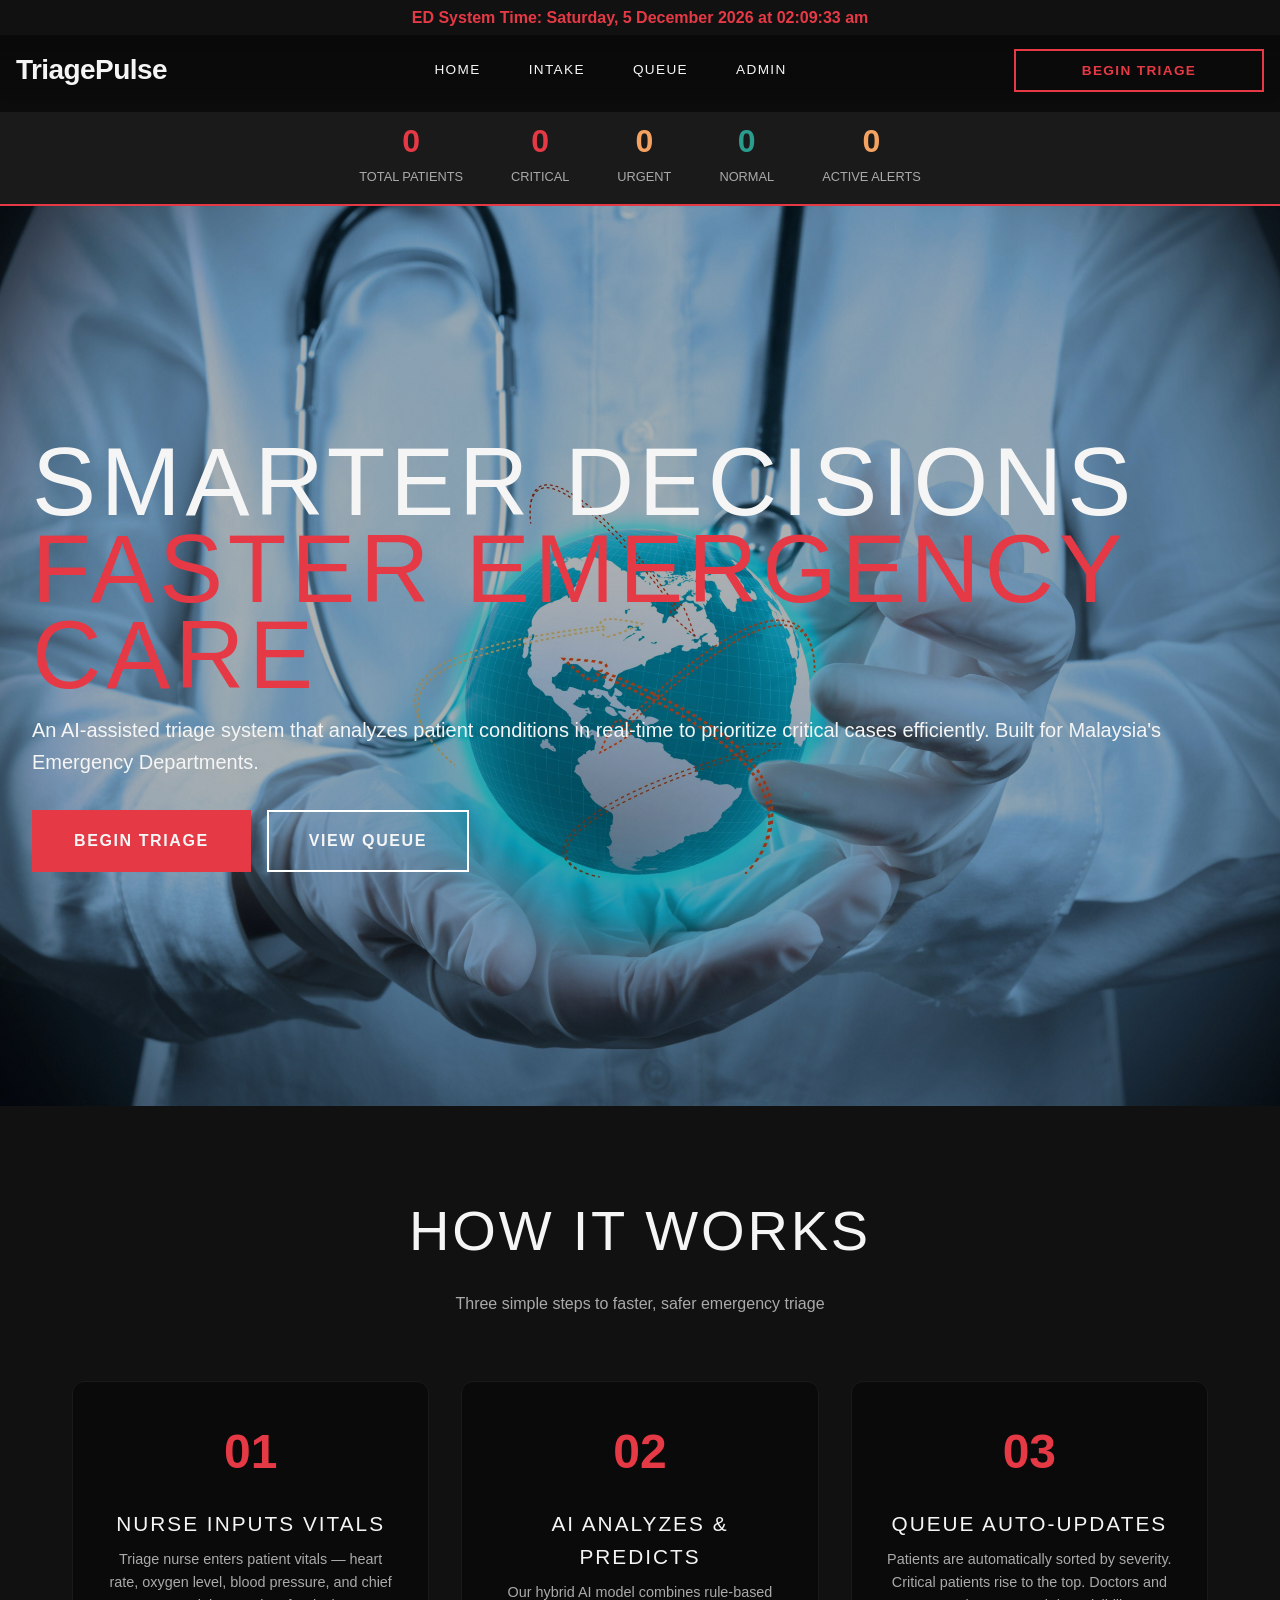
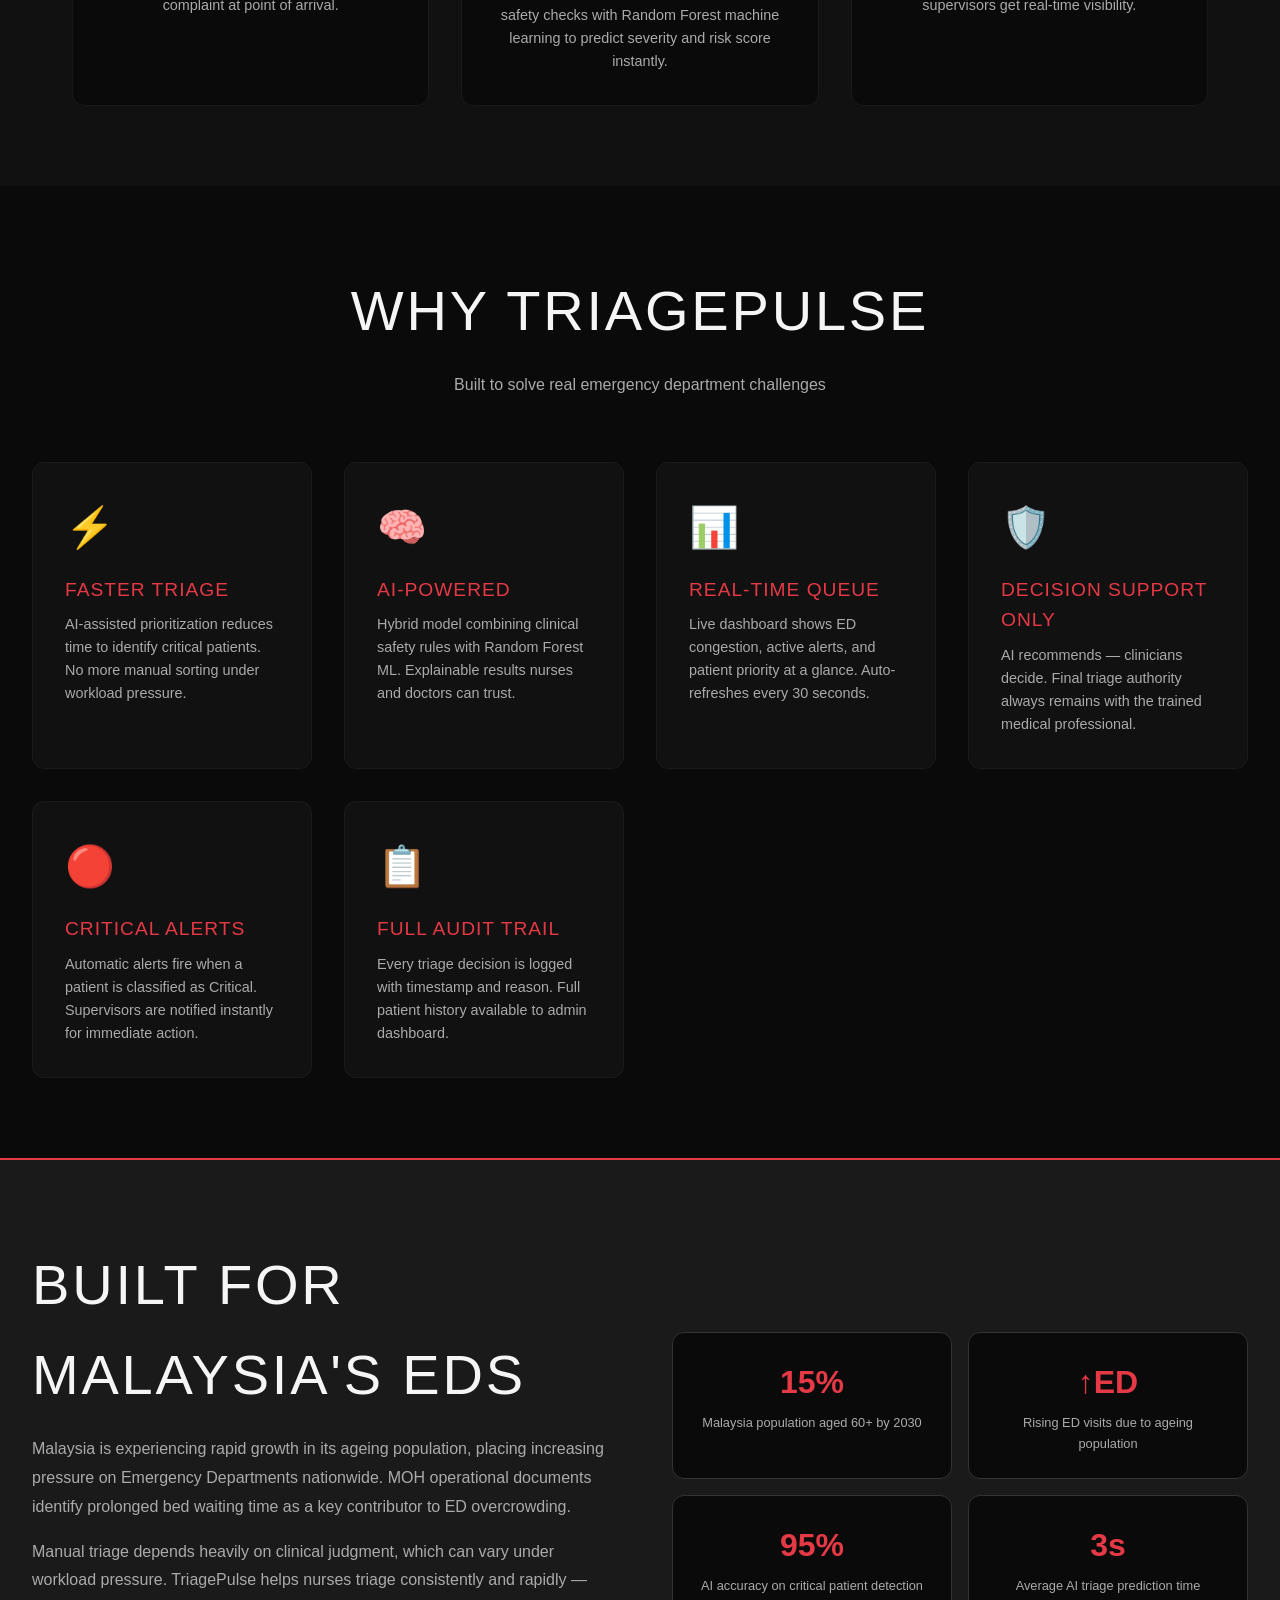
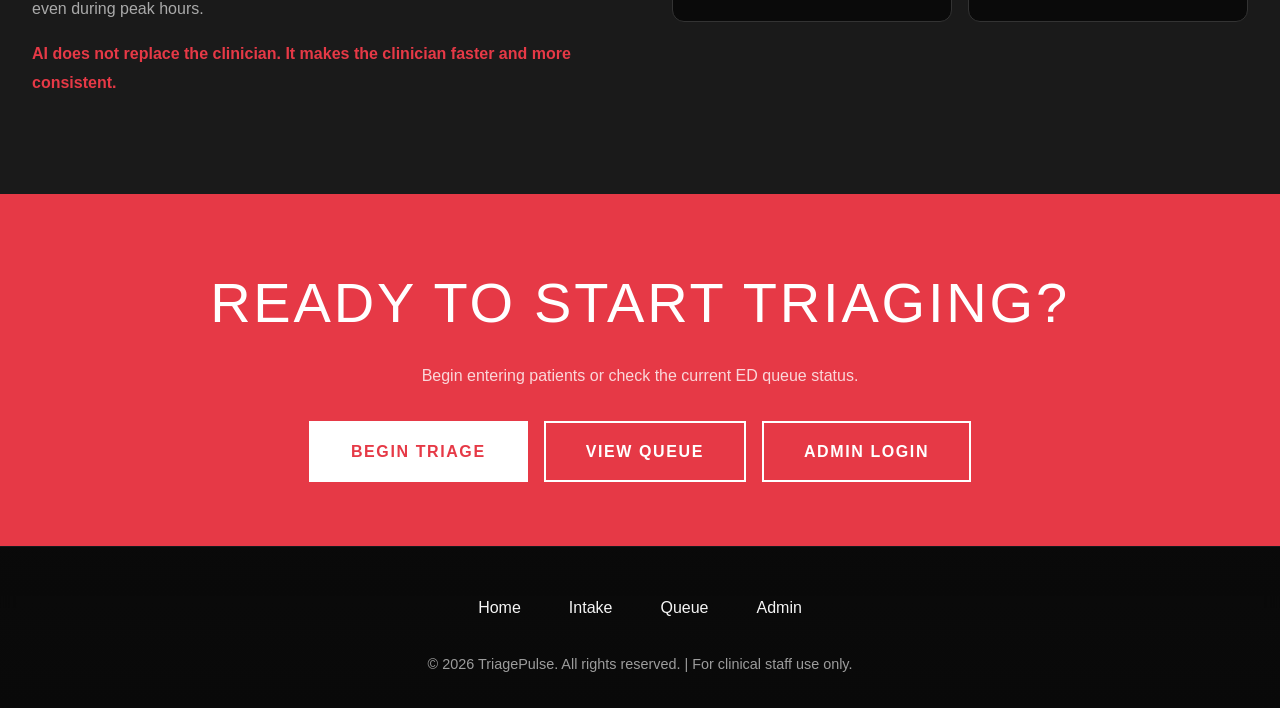
<file: index.html>
<!DOCTYPE html>
<html>
<head>
  <meta charset="UTF-8">
  <title>TriagePulse - AI Emergency Triage</title>
  <link rel="stylesheet" href="index.css">
  <style>
    .live-stats-banner {
      background: #1a1a1a;
      padding: 1rem 2rem;
      display: flex;
      justify-content: center;
      gap: 3rem;
      border-bottom: 2px solid #E63946;
      margin-top: 100px;
      flex-wrap: wrap;
    }
    .live-stat-item { text-align: center; color: #f5f5f5; }
    .live-stat-number { font-size: 2rem; font-weight: bold; color: #E63946; }
    .live-stat-label { font-size: 0.8rem; color: #aaa; text-transform: uppercase; }
    .live-clock { color: #E63946; font-size: 1rem; font-weight: bold; text-align: center; padding: 0.3rem 0; background: #111; position: fixed; top: 0; width: 100%; z-index: 1001; }
    .nav { top: 28px !important; }
    .how-it-works { background: #111; padding: 5rem 0; }
    .how-it-works .container { max-width: 1200px; margin: 0 auto; padding: 0 2rem; }
    .steps-grid { display: grid; grid-template-columns: repeat(auto-fit, minmax(250px, 1fr)); gap: 2rem; margin-top: 3rem; }
    .step-card { background: #0a0a0a; border: 1px solid #1a1a1a; padding: 2rem; border-radius: 12px; text-align: center; transition: all 0.3s ease; }
    .step-card:hover { border-color: #E63946; transform: translateY(-5px); }
    .step-number { font-size: 3rem; font-weight: bold; color: #E63946; margin-bottom: 1rem; }
    .step-title { font-size: 1.3rem; color: #f5f5f5; margin-bottom: 0.5rem; text-transform: uppercase; letter-spacing: 2px; }
    .step-desc { color: #aaa; font-size: 0.9rem; line-height: 1.6; }
    .why-section { background: #0a0a0a; padding: 5rem 0; }
    .why-grid { display: grid; grid-template-columns: repeat(auto-fit, minmax(280px, 1fr)); gap: 2rem; margin-top: 3rem; }
    .why-card { background: #111; border: 1px solid #1a1a1a; padding: 2rem; border-radius: 12px; transition: all 0.3s ease; }
    .why-card:hover { border-color: #E63946; transform: translateY(-5px); }
    .why-icon { font-size: 2.5rem; margin-bottom: 1rem; }
    .why-title { font-size: 1.2rem; color: #E63946; margin-bottom: 0.5rem; text-transform: uppercase; letter-spacing: 1px; }
    .why-desc { color: #aaa; font-size: 0.9rem; line-height: 1.6; }
    .malaysia-section { background: #1a1a1a; padding: 5rem 0; border-top: 2px solid #E63946; }
    .malaysia-content { display: grid; grid-template-columns: 1fr 1fr; gap: 4rem; align-items: center; }
    .malaysia-text h2 { color: #f5f5f5; margin-bottom: 1rem; }
    .malaysia-text p { color: #aaa; line-height: 1.8; margin-bottom: 1rem; }
    .malaysia-stats { display: grid; grid-template-columns: 1fr 1fr; gap: 1rem; }
    .malaysia-stat { background: #0a0a0a; padding: 1.5rem; border-radius: 12px; border: 1px solid #333; text-align: center; }
    .malaysia-stat-number { font-size: 2rem; font-weight: bold; color: #E63946; }
    .malaysia-stat-label { color: #aaa; font-size: 0.8rem; margin-top: 0.3rem; }
    .cta-section { background: #E63946; padding: 4rem 0; text-align: center; }
    .cta-section h2 { color: #fff; margin-bottom: 1rem; }
    .cta-section p { color: rgba(255,255,255,0.8); margin-bottom: 2rem; }
    .cta-buttons { display: flex; gap: 1rem; justify-content: center; flex-wrap: wrap; }
    .btn-white { background: #fff; color: #E63946; padding: 1rem 2.5rem; text-decoration: none; font-weight: 600; text-transform: uppercase; letter-spacing: 0.1em; transition: all 0.3s ease; border: 2px solid #fff; }
    .btn-white:hover { background: transparent; color: #fff; }
    .btn-outline-white { background: transparent; color: #fff; padding: 1rem 2.5rem; text-decoration: none; font-weight: 600; text-transform: uppercase; letter-spacing: 0.1em; transition: all 0.3s ease; border: 2px solid #fff; }
    .btn-outline-white:hover { background: #fff; color: #E63946; }
    @media (max-width: 768px) { .malaysia-content { grid-template-columns: 1fr; } .live-stats-banner { gap: 1rem; } }
  </style>
</head>
<body>

<!-- LIVE CLOCK -->
<div class="live-clock" id="liveClock">Loading...</div>

<!-- NAV -->
<div class="nav">
  <div class="nav-container">
    <div class="logo" onclick="window.location='index.html'">TriagePulse</div>
    <ul class="nav-links">
      <li><a href="index.html" class="nav-link">Home</a></li>
      <li><a href="intake.html" class="nav-link">Intake</a></li>
      <li><a href="queue.html" class="nav-link">Queue</a></li>
      <li><a href="admin.html" class="nav-link">Admin</a></li>
    </ul>
    <button class="intake-btn" onclick="window.location='intake.html'">Begin Triage</button>
  </div>
</div>

<!-- LIVE STATS BANNER -->
<div class="live-stats-banner">
  <div class="live-stat-item">
    <div class="live-stat-number" id="bannerTotal">0</div>
    <div class="live-stat-label">Total Patients</div>
  </div>
  <div class="live-stat-item">
    <div class="live-stat-number" id="bannerCritical" style="color:#E63946;">0</div>
    <div class="live-stat-label">Critical</div>
  </div>
  <div class="live-stat-item">
    <div class="live-stat-number" id="bannerUrgent" style="color:#f4a261;">0</div>
    <div class="live-stat-label">Urgent</div>
  </div>
  <div class="live-stat-item">
    <div class="live-stat-number" id="bannerNormal" style="color:#2a9d8f;">0</div>
    <div class="live-stat-label">Normal</div>
  </div>
  <div class="live-stat-item">
    <div class="live-stat-number" id="bannerAlerts" style="color:#f4a261;">0</div>
    <div class="live-stat-label">Active Alerts</div>
  </div>
</div>

<!-- HERO -->
<section id="home" class="main">
  <div class="main-bg"></div>
  <div class="container">
    <div class="main-content">
      <h1>Smarter Decisions<br><span>Faster Emergency Care</span></h1>
      <p class="main-subtitle">An AI-assisted triage system that analyzes patient conditions in real-time to prioritize critical cases efficiently. Built for Malaysia's Emergency Departments.</p>
      <div class="main-buttons">
        <a href="intake.html" class="btn-primary">Begin Triage</a>
        <a href="queue.html" class="btn-primary" style="background:transparent; border:2px solid #fff;">View Queue</a>
      </div>
    </div>
  </div>
</section>

<!-- HOW IT WORKS -->
<section class="how-it-works">
  <div class="container">
    <div class="section-header">
      <h2>How It Works</h2>
      <p style="color:#aaa;">Three simple steps to faster, safer emergency triage</p>
    </div>
    <div class="steps-grid">
      <div class="step-card">
        <div class="step-number">01</div>
        <div class="step-title">Nurse Inputs Vitals</div>
        <div class="step-desc">Triage nurse enters patient vitals — heart rate, oxygen level, blood pressure, and chief complaint at point of arrival.</div>
      </div>
      <div class="step-card">
        <div class="step-number">02</div>
        <div class="step-title">AI Analyzes & Predicts</div>
        <div class="step-desc">Our hybrid AI model combines rule-based safety checks with Random Forest machine learning to predict severity and risk score instantly.</div>
      </div>
      <div class="step-card">
        <div class="step-number">03</div>
        <div class="step-title">Queue Auto-Updates</div>
        <div class="step-desc">Patients are automatically sorted by severity. Critical patients rise to the top. Doctors and supervisors get real-time visibility.</div>
      </div>
    </div>
  </div>
</section>

<!-- WHY TRIAGEPULSE -->
<section class="why-section">
  <div class="container">
    <div class="section-header">
      <h2>Why TriagePulse</h2>
      <p style="color:#aaa;">Built to solve real emergency department challenges</p>
    </div>
    <div class="why-grid">
      <div class="why-card">
        <div class="why-icon">⚡</div>
        <div class="why-title">Faster Triage</div>
        <div class="why-desc">AI-assisted prioritization reduces time to identify critical patients. No more manual sorting under workload pressure.</div>
      </div>
      <div class="why-card">
        <div class="why-icon">🧠</div>
        <div class="why-title">AI-Powered</div>
        <div class="why-desc">Hybrid model combining clinical safety rules with Random Forest ML. Explainable results nurses and doctors can trust.</div>
      </div>
      <div class="why-card">
        <div class="why-icon">📊</div>
        <div class="why-title">Real-Time Queue</div>
        <div class="why-desc">Live dashboard shows ED congestion, active alerts, and patient priority at a glance. Auto-refreshes every 30 seconds.</div>
      </div>
      <div class="why-card">
        <div class="why-icon">🛡️</div>
        <div class="why-title">Decision Support Only</div>
        <div class="why-desc">AI recommends — clinicians decide. Final triage authority always remains with the trained medical professional.</div>
      </div>
      <div class="why-card">
        <div class="why-icon">🔴</div>
        <div class="why-title">Critical Alerts</div>
        <div class="why-desc">Automatic alerts fire when a patient is classified as Critical. Supervisors are notified instantly for immediate action.</div>
      </div>
      <div class="why-card">
        <div class="why-icon">📋</div>
        <div class="why-title">Full Audit Trail</div>
        <div class="why-desc">Every triage decision is logged with timestamp and reason. Full patient history available to admin dashboard.</div>
      </div>
    </div>
  </div>
</section>

<!-- MALAYSIA CONTEXT -->
<section class="malaysia-section">
  <div class="container">
    <div class="malaysia-content">
      <div class="malaysia-text">
        <h2>Built for Malaysia's EDs</h2>
        <p>Malaysia is experiencing rapid growth in its ageing population, placing increasing pressure on Emergency Departments nationwide. MOH operational documents identify prolonged bed waiting time as a key contributor to ED overcrowding.</p>
        <p>Manual triage depends heavily on clinical judgment, which can vary under workload pressure. TriagePulse helps nurses triage consistently and rapidly — even during peak hours.</p>
        <p style="color:#E63946; font-weight:bold;">AI does not replace the clinician. It makes the clinician faster and more consistent.</p>
      </div>
      <div class="malaysia-stats">
        <div class="malaysia-stat">
          <div class="malaysia-stat-number">15%</div>
          <div class="malaysia-stat-label">Malaysia population aged 60+ by 2030</div>
        </div>
        <div class="malaysia-stat">
          <div class="malaysia-stat-number">↑ED</div>
          <div class="malaysia-stat-label">Rising ED visits due to ageing population</div>
        </div>
        <div class="malaysia-stat">
          <div class="malaysia-stat-number">95%</div>
          <div class="malaysia-stat-label">AI accuracy on critical patient detection</div>
        </div>
        <div class="malaysia-stat">
          <div class="malaysia-stat-number">3s</div>
          <div class="malaysia-stat-label">Average AI triage prediction time</div>
        </div>
      </div>
    </div>
  </div>
</section>

<!-- CTA -->
<section class="cta-section">
  <div class="container">
    <h2>Ready to Start Triaging?</h2>
    <p>Begin entering patients or check the current ED queue status.</p>
    <div class="cta-buttons">
      <a href="intake.html" class="btn-white">Begin Triage</a>
      <a href="queue.html" class="btn-outline-white">View Queue</a>
      <a href="admin.html" class="btn-outline-white">Admin Login</a>
    </div>
  </div>
</section>

<!-- FOOTER -->
<footer class="footer">
  <div class="footer-content">
    <div class="footer-links">
      <a href="index.html">Home</a>
      <a href="intake.html">Intake</a>
      <a href="queue.html">Queue</a>
      <a href="admin.html">Admin</a>
    </div>
    <div class="footer-copyright">© 2026 TriagePulse. All rights reserved. | For clinical staff use only.</div>
  </div>
</footer>

<script>
  const API_URL = "https://triagepulse-backend-472704188167.asia-southeast1.run.app";

  function updateClock() {
    const now = new Date();
    document.getElementById("liveClock").innerText =
      "ED System Time: " + now.toLocaleString("en-MY", {
        weekday: "long", year: "numeric", month: "long",
        day: "numeric", hour: "2-digit", minute: "2-digit", second: "2-digit"
      });
  }
  setInterval(updateClock, 1000);
  updateClock();

  async function loadBannerStats() {
    try {
      const res = await fetch(`${API_URL}/queue`);
      const data = await res.json();
      const queue = data.queue;
      document.getElementById("bannerTotal").innerText = queue.length;
      document.getElementById("bannerCritical").innerText = queue.filter(p => p.severity === "Critical").length;
      document.getElementById("bannerUrgent").innerText = queue.filter(p => p.severity === "Urgent").length;
      document.getElementById("bannerNormal").innerText = queue.filter(p => p.severity === "Normal").length;
      const res2 = await fetch(`${API_URL}/alerts`);
      const data2 = await res2.json();
      document.getElementById("bannerAlerts").innerText = data2.alerts.length;
    } catch (err) { console.error(err); }
  }

  setInterval(loadBannerStats, 30000);
  window.onload = loadBannerStats;
</script>
</body>
</html>
</file>
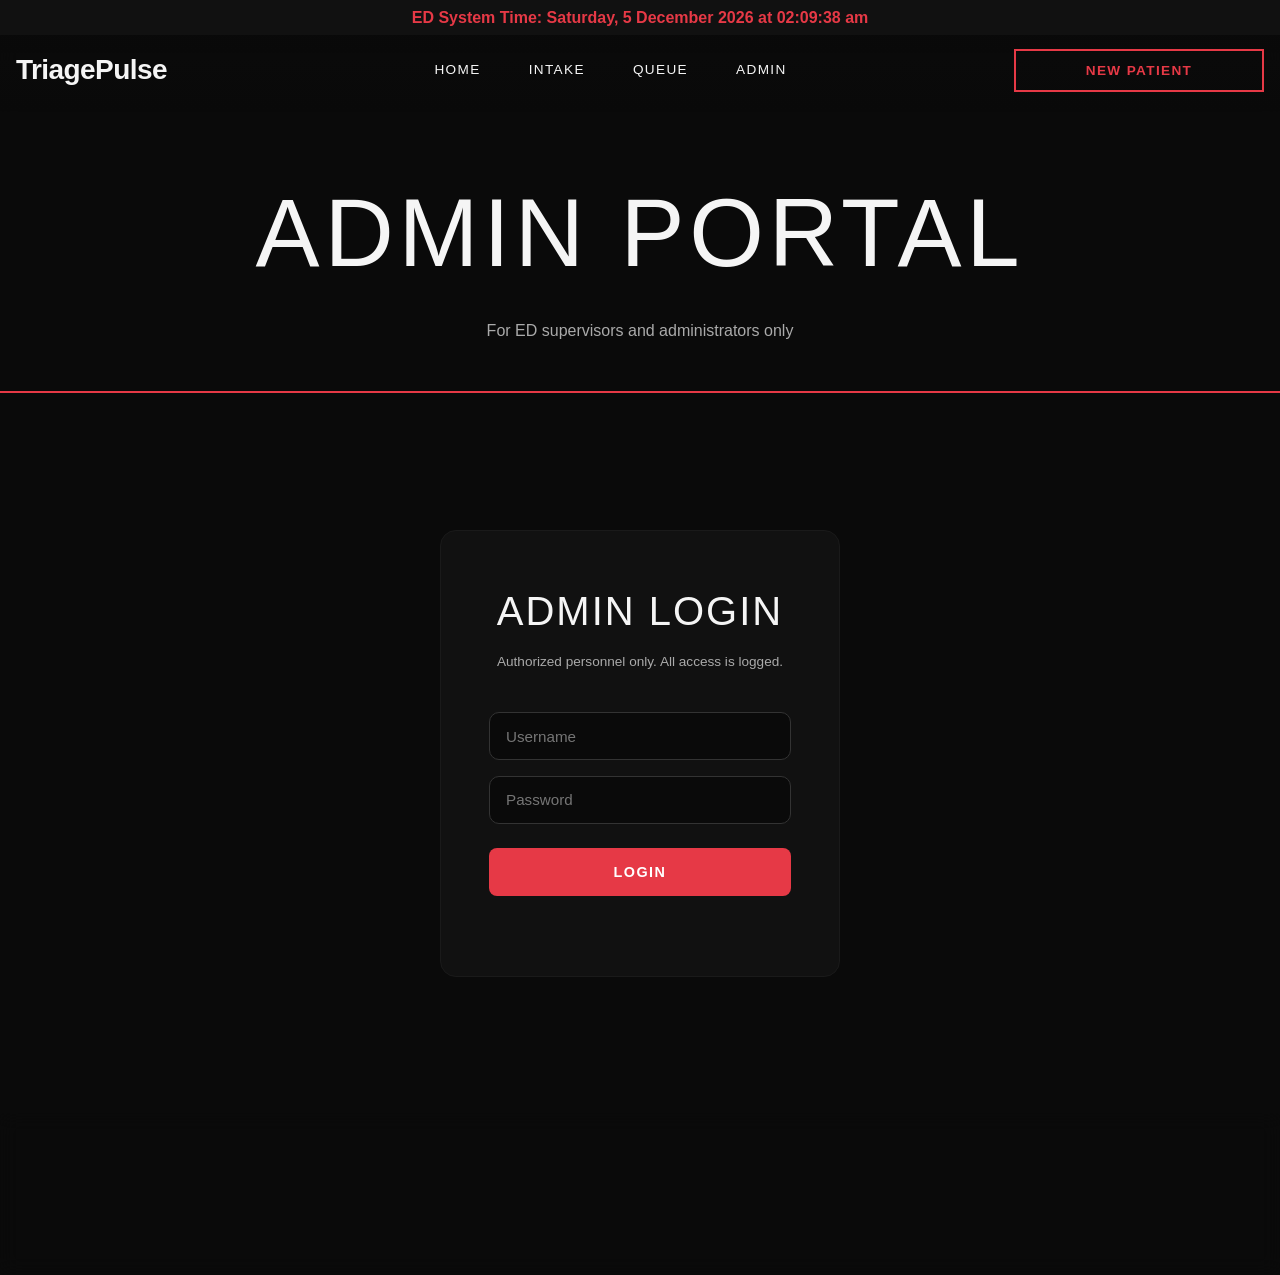
<file: admin.html>
<!DOCTYPE html>
<html>
<head>
  <meta charset="UTF-8">
  <title>TriagePulse - Admin</title>
  <link rel="stylesheet" href="index.css">
  <style>
    .live-clock { color: #E63946; font-size: 1rem; font-weight: bold; text-align: center; padding: 0.3rem 0; background: #111; position: fixed; top: 0; width: 100%; z-index: 1001; }
    .nav { top: 28px !important; }
    .page-header { background: #0a0a0a; padding: 8rem 2rem 3rem 2rem; text-align: center; border-bottom: 2px solid #E63946; margin-top: 28px; }
    .page-header h1 { color: #f5f5f5; margin-bottom: 0.5rem; }
    .page-header p { color: #aaa; }

    /* LOGIN PAGE */
    .login-page { background: #0a0a0a; min-height: 80vh; display: flex; align-items: center; justify-content: center; padding: 3rem 2rem; }
    .login-card { background: #111; border: 1px solid #1a1a1a; border-radius: 16px; padding: 3rem; width: 100%; max-width: 400px; text-align: center; }
    .login-card h2 { color: #f5f5f5; margin-bottom: 0.5rem; font-size: 2.5rem; }
    .login-card p { color: #aaa; font-size: 0.85rem; margin-bottom: 2rem; }
    .login-card input { width: 100%; padding: 0.9rem 1rem; margin: 0.5rem 0; border-radius: 10px; border: 1px solid #333; background: #0a0a0a; color: #f5f5f5; font-size: 0.95rem; transition: all 0.3s ease; }
    .login-card input:focus { outline: none; border-color: #E63946; }
    .login-card .admin-btn { width: 100%; padding: 1rem; background: #E63946; color: #fff; border: none; font-weight: bold; text-transform: uppercase; letter-spacing: 0.1em; cursor: pointer; border-radius: 8px; margin-top: 1rem; font-size: 0.9rem; transition: all 0.3s ease; }
    .login-card .admin-btn:hover { background: #c62d3a; transform: translateY(-2px); }

    /* DASHBOARD */
    .dashboard { display: none; background: #0a0a0a; min-height: 80vh; padding: 3rem 2rem; }
    .dashboard .container { max-width: 1400px; margin: 0 auto; }
    .dashboard-header { display: flex; justify-content: space-between; align-items: center; margin-bottom: 2rem; flex-wrap: wrap; gap: 1rem; }
    .dashboard-header h2 { color: #f5f5f5; font-size: 2rem; }
    .dashboard-actions { display: flex; gap: 1rem; flex-wrap: wrap; }
    .dash-btn { padding: 0.7rem 1.5rem; border: none; cursor: pointer; font-weight: bold; text-transform: uppercase; letter-spacing: 0.1em; font-size: 0.8rem; border-radius: 4px; transition: all 0.3s ease; }
    .dash-btn.refresh { background: #2a9d8f; color: #fff; }
    .dash-btn.logout { background: #333; color: #fff; border: 1px solid #555; }
    .dash-btn:hover { transform: translateY(-2px); }

    /* STATS */
    .stats-grid { display: grid; grid-template-columns: repeat(auto-fit, minmax(150px, 1fr)); gap: 1rem; margin-bottom: 3rem; }

    /* SECTION TITLE */
    .section-title { color: #E63946; font-size: 1.2rem; font-weight: bold; margin: 2.5rem 0 1rem 0; border-bottom: 1px solid #1a1a1a; padding-bottom: 0.5rem; text-transform: uppercase; letter-spacing: 1px; }

    /* CHART */
    .chart-container { display: flex; align-items: flex-end; gap: 3rem; height: 160px; padding: 1rem 2rem; background: #111; border-radius: 12px; margin: 1rem 0; justify-content: center; border: 1px solid #1a1a1a; }
    .chart-bar-wrap { text-align: center; display: flex; flex-direction: column; align-items: center; gap: 0.5rem; }
    .chart-bar { width: 80px; border-radius: 6px 6px 0 0; transition: height 0.8s ease; min-height: 5px; }
    .chart-bar.critical { background: #E63946; }
    .chart-bar.urgent { background: #f4a261; }
    .chart-bar.normal { background: #2a9d8f; }
    .chart-label { color: #aaa; font-size: 0.85rem; }
    .chart-value { color: #fff; font-weight: bold; font-size: 1.1rem; }

    /* ALERTS */
    .alert-item { background: #1a0505; border-left: 4px solid #E63946; padding: 1rem 1.2rem; border-radius: 4px; margin-bottom: 0.5rem; color: #f5f5f5; }
    .alert-item .alert-name { font-weight: bold; color: #E63946; }
    .alert-item .alert-time { color: #aaa; font-size: 0.75rem; margin-top: 0.3rem; }
    .no-alerts { color: #aaa; text-align: center; padding: 2rem; background: #111; border-radius: 8px; border: 1px solid #1a1a1a; }

    /* TABLE */
    .history-table { width: 100%; border-collapse: collapse; font-size: 0.85rem; }
    .history-table th { background: #111; color: #E63946; padding: 0.8rem; text-align: left; border-bottom: 2px solid #1a1a1a; text-transform: uppercase; letter-spacing: 0.5px; }
    .history-table td { padding: 0.7rem 0.8rem; border-bottom: 1px solid #111; color: #f5f5f5; }
    .history-table tr:hover { background: #111; }
    .badge-critical { background: #E63946; color: #fff; padding: 3px 10px; border-radius: 10px; font-size: 0.75rem; font-weight: bold; }
    .badge-urgent { background: #f4a261; color: #fff; padding: 3px 10px; border-radius: 10px; font-size: 0.75rem; font-weight: bold; }
    .badge-normal { background: #2a9d8f; color: #fff; padding: 3px 10px; border-radius: 10px; font-size: 0.75rem; font-weight: bold; }
  </style>
</head>
<body>

<div class="live-clock" id="liveClock">Loading...</div>

<div class="nav">
  <div class="nav-container">
    <div class="logo" onclick="window.location='index.html'">TriagePulse</div>
    <ul class="nav-links">
      <li><a href="index.html" class="nav-link">Home</a></li>
      <li><a href="intake.html" class="nav-link">Intake</a></li>
      <li><a href="queue.html" class="nav-link">Queue</a></li>
      <li><a href="admin.html" class="nav-link">Admin</a></li>
    </ul>
    <button class="intake-btn" onclick="window.location='intake.html'">New Patient</button>
  </div>
</div>

<div class="page-header">
  <h1>Admin Portal</h1>
  <p>For ED supervisors and administrators only</p>
</div>

<!-- LOGIN -->
<div class="login-page" id="loginPage">
  <div class="login-card">
    <h2>Admin Login</h2>
    <p>Authorized personnel only. All access is logged.</p>
    <input type="text" id="adminUser" placeholder="Username">
    <input type="password" id="adminPass" placeholder="Password" onkeydown="if(event.key==='Enter') adminLogin()">
    <button class="admin-btn" onclick="adminLogin()">Login</button>
    <p id="loginError" style="color:#E63946; margin-top:1rem; font-size:0.85rem;"></p>
  </div>
</div>

<!-- DASHBOARD -->
<div class="dashboard" id="dashboard">
  <div class="container">

    <div class="dashboard-header">
      <div>
        <h2>Admin Dashboard</h2>
        <p style="color:#aaa; font-size:0.85rem;">ED Supervisor View — Real-time patient monitoring</p>
      </div>
      <div class="dashboard-actions">
        <button class="dash-btn refresh" onclick="loadDashboard()">Refresh</button>
        <button class="dash-btn logout" onclick="adminLogout()">Logout</button>
      </div>
    </div>

    <!-- STATS CARDS -->
    <div class="stats-grid">
      <div class="stat-card">
        <div class="stat-number" id="totalCount">0</div>
        <div class="stat-label">Total Patients</div>
      </div>
      <div class="stat-card">
        <div class="stat-number" id="criticalCount" style="color:#E63946;">0</div>
        <div class="stat-label">Critical</div>
      </div>
      <div class="stat-card">
        <div class="stat-number" id="urgentCount" style="color:#f4a261;">0</div>
        <div class="stat-label">Urgent</div>
      </div>
      <div class="stat-card">
        <div class="stat-number" id="normalCount" style="color:#2a9d8f;">0</div>
        <div class="stat-label">Normal</div>
      </div>
      <div class="stat-card">
        <div class="stat-number" id="alertCount" style="color:#f4a261;">0</div>
        <div class="stat-label">Active Alerts</div>
      </div>
    </div>

    <!-- CHART -->
    <div class="section-title">Queue Breakdown</div>
    <div class="chart-container">
      <div class="chart-bar-wrap">
        <div class="chart-value" id="chartCriticalVal">0</div>
        <div class="chart-bar critical" id="chartCritical" style="height:5px;"></div>
        <div class="chart-label">Critical</div>
      </div>
      <div class="chart-bar-wrap">
        <div class="chart-value" id="chartUrgentVal">0</div>
        <div class="chart-bar urgent" id="chartUrgent" style="height:5px;"></div>
        <div class="chart-label">Urgent</div>
      </div>
      <div class="chart-bar-wrap">
        <div class="chart-value" id="chartNormalVal">0</div>
        <div class="chart-bar normal" id="chartNormal" style="height:5px;"></div>
        <div class="chart-label">Normal</div>
      </div>
    </div>

    <!-- ALERTS -->
    <div class="section-title">Active Critical Alerts</div>
    <div id="alertsPanel"><p class="no-alerts">No active alerts.</p></div>

    <!-- HISTORY TABLE -->
    <div class="section-title">Patient History</div>
    <div style="overflow-x:auto; background:#111; border-radius:12px; border:1px solid #1a1a1a;">
      <table class="history-table">
        <thead>
          <tr>
            <th>#</th>
            <th>Name</th>
            <th>Age</th>
            <th>Severity</th>
            <th>Status</th>
            <th>Timestamp</th>
          </tr>
        </thead>
        <tbody id="historyBody">
          <tr><td colspan="6" style="text-align:center; color:#aaa; padding:2rem;">Loading...</td></tr>
        </tbody>
      </table>
    </div>

    <!-- QUICK LINKS -->
    <div class="section-title">Quick Actions</div>
    <div style="display:flex; gap:1rem; flex-wrap:wrap;">
      <a href="intake.html" class="btn-primary" style="text-decoration:none;">New Patient Intake</a>
      <a href="queue.html" class="btn-primary" style="text-decoration:none; background:transparent; border:2px solid #E63946; color:#E63946;">View Queue</a>
    </div>

  </div>
</div>

<footer class="footer">
  <div class="footer-content">
    <div class="footer-links">
      <a href="index.html">Home</a>
      <a href="intake.html">Intake</a>
      <a href="queue.html">Queue</a>
      <a href="admin.html">Admin</a>
    </div>
    <div class="footer-copyright">© 2026 TriagePulse. All rights reserved. | For clinical staff use only.</div>
  </div>
</footer>

<script>
  const API_URL = "https://triagepulse-backend-472704188167.asia-southeast1.run.app";

  function updateClock() {
    const now = new Date();
    document.getElementById("liveClock").innerText =
      "ED System Time: " + now.toLocaleString("en-MY", {
        weekday: "long", year: "numeric", month: "long",
        day: "numeric", hour: "2-digit", minute: "2-digit", second: "2-digit"
      });
  }
  setInterval(updateClock, 1000);
  updateClock();

  function adminLogin() {
    let user = document.getElementById("adminUser").value;
    let pass = document.getElementById("adminPass").value;
    if (user === "admin" && pass === "1234") {
      document.getElementById("loginPage").style.display = "none";
      document.getElementById("dashboard").style.display = "block";
      loadDashboard();
    } else {
      document.getElementById("loginError").innerText = "Invalid username or password.";
    }
  }

  function adminLogout() {
    if (!confirm("Are you sure you want to logout?")) return;
    document.getElementById("dashboard").style.display = "none";
    document.getElementById("loginPage").style.display = "flex";
    document.getElementById("adminUser").value = "";
    document.getElementById("adminPass").value = "";
    document.getElementById("loginError").innerText = "";
  }

  async function loadDashboard() {
    await loadStats();
    await loadAlerts();
    await loadHistory();
  }

  async function loadStats() {
    try {
      const res = await fetch(`${API_URL}/queue`);
      const data = await res.json();
      const queue = data.queue;

      const total = queue.length;
      const critical = queue.filter(p => p.severity === "Critical").length;
      const urgent = queue.filter(p => p.severity === "Urgent").length;
      const normal = queue.filter(p => p.severity === "Normal").length;

      document.getElementById("totalCount").innerText = total;
      document.getElementById("criticalCount").innerText = critical;
      document.getElementById("urgentCount").innerText = urgent;
      document.getElementById("normalCount").innerText = normal;

      const max = Math.max(total, 1);
      document.getElementById("chartCritical").style.height = (critical / max * 120 + 5) + "px";
      document.getElementById("chartUrgent").style.height = (urgent / max * 120 + 5) + "px";
      document.getElementById("chartNormal").style.height = (normal / max * 120 + 5) + "px";
      document.getElementById("chartCriticalVal").innerText = critical;
      document.getElementById("chartUrgentVal").innerText = urgent;
      document.getElementById("chartNormalVal").innerText = normal;
    } catch (err) { console.error(err); }
  }

  async function loadAlerts() {
    try {
      const res = await fetch(`${API_URL}/alerts`);
      const data = await res.json();
      const alerts = data.alerts;

      document.getElementById("alertCount").innerText = alerts.length;

      let panel = document.getElementById("alertsPanel");
      if (alerts.length === 0) {
        panel.innerHTML = `<p class="no-alerts">No active alerts.</p>`;
        return;
      }
      panel.innerHTML = "";
      alerts.forEach(a => {
        panel.innerHTML += `
          <div class="alert-item">
            <div class="alert-name">CRITICAL ALERT</div>
            ${a.message}
            <div class="alert-time">${a.timestamp || "Just now"}</div>
          </div>
        `;
      });
    } catch (err) { console.error(err); }
  }

  async function loadHistory() {
    try {
      const res = await fetch(`${API_URL}/queue`);
      const data = await res.json();
      const queue = data.queue;

      let tbody = document.getElementById("historyBody");
      if (queue.length === 0) {
        tbody.innerHTML = `<tr><td colspan="6" style="text-align:center; color:#aaa; padding:2rem;">No patients yet.</td></tr>`;
        return;
      }
      tbody.innerHTML = "";
      queue.forEach((p, i) => {
        let badgeClass = p.severity === "Critical" ? "badge-critical" : p.severity === "Urgent" ? "badge-urgent" : "badge-normal";
        tbody.innerHTML += `
          <tr>
            <td>${i + 1}</td>
            <td>${p.name}</td>
            <td>${p.age}</td>
            <td><span class="${badgeClass}">${p.severity}</span></td>
            <td style="color:#2a9d8f;">${p.status || "Waiting"}</td>
            <td style="color:#aaa; font-size:0.8rem;">${p.timestamp || "-"}</td>
          </tr>
        `;
      });
    } catch (err) { console.error(err); }
  }

  setInterval(() => {
    if (document.getElementById("dashboard").style.display === "block") {
      loadDashboard();
    }
  }, 30000);

  window.onload = function() {
    document.getElementById("loginPage").style.display = "flex";
  };
</script>
</body>
</html>
</file>
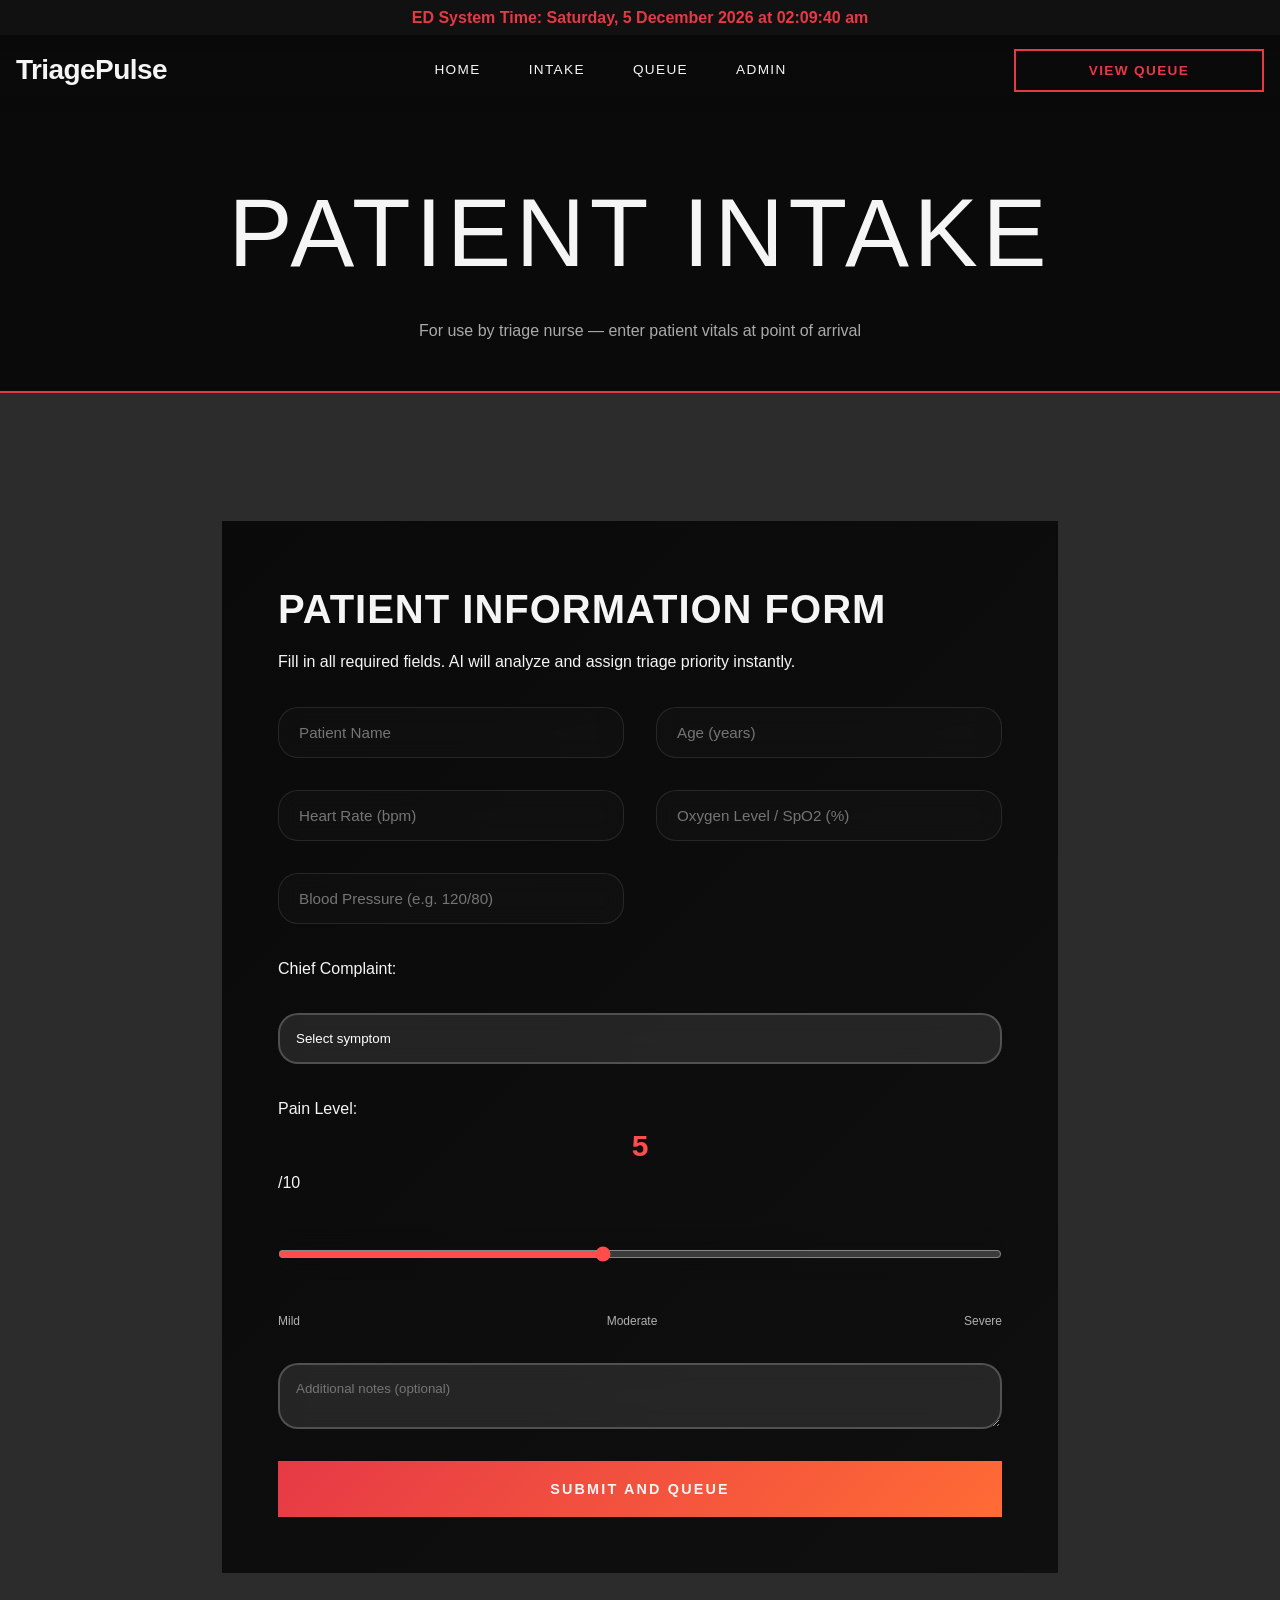
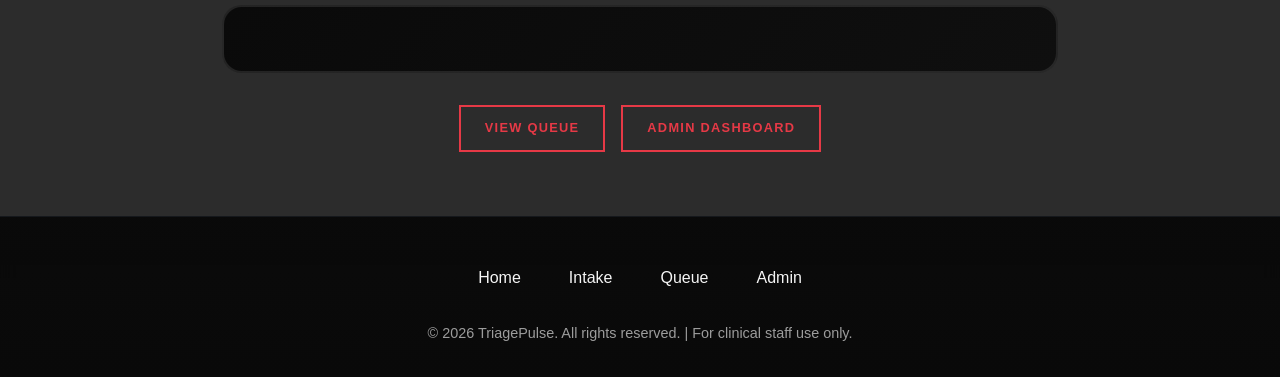
<file: intake.html>
<!DOCTYPE html>
<html>
<head>
  <meta charset="UTF-8">
  <title>TriagePulse - Patient Intake</title>
  <link rel="stylesheet" href="index.css">
  <style>
    .live-clock { color: #E63946; font-size: 1rem; font-weight: bold; text-align: center; padding: 0.3rem 0; background: #111; position: fixed; top: 0; width: 100%; z-index: 1001; }
    .nav { top: 28px !important; }
    .page-header { background: #0a0a0a; padding: 8rem 2rem 3rem 2rem; text-align: center; border-bottom: 2px solid #E63946; margin-top: 28px; }
    .page-header h1 { color: #f5f5f5; margin-bottom: 0.5rem; }
    .page-header p { color: #aaa; font-size: 1rem; }
    .intake-page { background: #2C2C2C; padding: 4rem 0; min-height: 80vh; }
    .intake-page .container { max-width: 900px; margin: 0 auto; padding: 0 2rem; }
    .spinner { border: 4px solid #333; border-top: 4px solid #E63946; border-radius: 50%; width: 40px; height: 40px; animation: spin 0.8s linear infinite; margin: 1rem auto; }
    @keyframes spin { to { transform: rotate(360deg); } }
    .patient-counter { text-align: center; color: #aaa; font-size: 0.9rem; margin-top: 0.5rem; }
    .card { padding: 1.5rem; border-radius: 12px; margin-top: 1rem; border: 2px solid transparent; }
    .card.red { background: #2a0a0a; border-color: #E63946; animation: pulse-red 1.5s infinite; }
    .card.orange { background: #2a1500; border-color: #f4a261; }
    .card.green { background: #0a2a0a; border-color: #2a9d8f; }
        #resultBox {
      display: block !important;
      opacity: 1 !important;
      transform: none !important;
      color: #f5f5f5 !important;
    }
    @keyframes pulse-red {
      0% { box-shadow: 0 0 0 0 rgba(230,57,70,0.7); }
      70% { box-shadow: 0 0 0 10px rgba(230,57,70,0); }
      100% { box-shadow: 0 0 0 0 rgba(230,57,70,0); }
    }
    .quick-links { display: flex; gap: 1rem; justify-content: center; margin-top: 2rem; flex-wrap: wrap; }
    .quick-link-btn { padding: 0.7rem 1.5rem; border: 2px solid #E63946; color: #E63946; background: transparent; text-decoration: none; font-weight: 600; text-transform: uppercase; font-size: 0.8rem; letter-spacing: 0.1em; cursor: pointer; transition: all 0.3s ease; }
    .quick-link-btn:hover { background: #E63946; color: #fff; }
  </style>
</head>
<body>

<div class="live-clock" id="liveClock">Loading...</div>

<div class="nav">
  <div class="nav-container">
    <div class="logo" onclick="window.location='index.html'">TriagePulse</div>
    <ul class="nav-links">
      <li><a href="index.html" class="nav-link">Home</a></li>
      <li><a href="intake.html" class="nav-link">Intake</a></li>
      <li><a href="queue.html" class="nav-link">Queue</a></li>
      <li><a href="admin.html" class="nav-link">Admin</a></li>
    </ul>
    <button class="intake-btn" onclick="window.location='queue.html'">View Queue</button>
  </div>
</div>

<div class="page-header">
  <h1>Patient Intake</h1>
  <p>For use by triage nurse — enter patient vitals at point of arrival</p>
</div>

<section class="intake-page">
  <div class="container">
    <form class="contact-form fade-in animate">
      <div class="form-header">
        <h3>Patient Information Form</h3>
        <p>Fill in all required fields. AI will analyze and assign triage priority instantly.</p>
      </div>
      <div class="form-group">
        <input type="text" placeholder="Patient Name" id="patientName" required="">
        <input type="text" placeholder="Age (years)" id="patientAge" inputmode="numeric" required="">
      </div>
      <div class="form-group">
        <input type="text" placeholder="Heart Rate (bpm)" id="heartRate" inputmode="numeric" required="">
        <input type="text" placeholder="Oxygen Level / SpO2 (%)" id="oxygenLevel" inputmode="numeric" required="">
      </div>
      <div class="form-group">
        <input type="text" placeholder="Blood Pressure (e.g. 120/80)" id="bloodPressure" required="">
      </div>
      <label for="symptom">Chief Complaint:</label>
      <select id="symptom" name="symptoms">
        <option value="">Select symptom</option>
        <optgroup label="Cardiac">
          <option value="chest pain">Chest Pain</option>
          <option value="irregular heartbeat">Irregular Heartbeat</option>
          <option value="fainting">Fainting</option>
        </optgroup>
        <optgroup label="Respiratory">
          <option value="difficulty breathing">Breathing Difficulty</option>
          <option value="cough">Cough</option>
        </optgroup>
        <optgroup label="General">
          <option value="fever">Fever</option>
          <option value="fatigue">Fatigue</option>
        </optgroup>
        <optgroup label="Neurological">
          <option value="headache">Headache</option>
          <option value="dizziness">Dizziness</option>
        </optgroup>
        <optgroup label="Injury">
          <option value="injury">Injury</option>
          <option value="bleeding">Bleeding</option>
        </optgroup>
      </select>
      <label>Pain Level: <span id="painValue">5</span>/10</label>
      <input type="range" min="1" max="10" value="5" id="pain" oninput="updatePain(this.value)">
      <div class="pain-labels">
        <span>Mild</span><span>Moderate</span><span>Severe</span>
      </div>
      <textarea placeholder="Additional notes (optional)" id="vitalNotes"></textarea>
      <button type="button" class="form-submit" onclick="submitPatient();">
        <span>Submit and Queue</span>
      </button>
    </form>

    <div id="loadingBox" style="display:none; text-align:center; margin-top:2rem;">
      <div class="spinner"></div>
      <p style="color:#aaa;">AI is analyzing patient data...</p>
    </div>

    <div id="resultBox" style="display:none;"></div>
    <div class="patient-counter" id="patientCounter"></div>

    <div class="quick-links">
      <a href="queue.html" class="quick-link-btn">View Queue</a>
      <a href="admin.html" class="quick-link-btn">Admin Dashboard</a>
    </div>
  </div>
</section>

<footer class="footer">
  <div class="footer-content">
    <div class="footer-links">
      <a href="index.html">Home</a>
      <a href="intake.html">Intake</a>
      <a href="queue.html">Queue</a>
      <a href="admin.html">Admin</a>
    </div>
    <div class="footer-copyright">© 2026 TriagePulse. All rights reserved. | For clinical staff use only.</div>
  </div>
</footer>

<script>
  const API_URL = "https://triagepulse-backend-472704188167.asia-southeast1.run.app";
  let sessionCount = 0;

  function updateClock() {
    const now = new Date();
    document.getElementById("liveClock").innerText =
      "ED System Time: " + now.toLocaleString("en-MY", {
        weekday: "long", year: "numeric", month: "long",
        day: "numeric", hour: "2-digit", minute: "2-digit", second: "2-digit"
      });
  }
  setInterval(updateClock, 1000);
  updateClock();

  function updatePain(value) {
    document.getElementById("painValue").innerText = value;
  }

  async function submitPatient() {
    let name = document.getElementById("patientName").value.trim();
    let age = parseInt(document.getElementById("patientAge").value);
    let heartRate = parseInt(document.getElementById("heartRate").value);
    let oxygenLevel = parseInt(document.getElementById("oxygenLevel").value);
    let bloodPressure = document.getElementById("bloodPressure").value.trim();
    let symptom = document.getElementById("symptom").value;

    if (!name || !age || !heartRate || !oxygenLevel || !bloodPressure || !symptom) {
      alert("Please fill in all required fields.");
      return;
    }

    document.getElementById("loadingBox").style.display = "block";
    document.getElementById("resultBox").style.display = "none";

    try {
      const res1 = await fetch(`${API_URL}/patients`, {
        method: "POST",
        headers: { "Content-Type": "application/json" },
        body: JSON.stringify({ name, age, heart_rate: heartRate, oxygen_level: oxygenLevel, blood_pressure: bloodPressure, symptom })
      });
      const data1 = await res1.json();
      const patientId = data1.patient_id;

      const res2 = await fetch(`${API_URL}/triage/${patientId}`, {
        method: "POST",
        headers: { "Content-Type": "application/json" },
        body: JSON.stringify({})
      });
      const data2 = await res2.json();

      const severity = data2.result.severity;
      const riskScore = data2.result.risk_score;
      const reason = data2.result.reason;

      sessionCount++;
      document.getElementById("loadingBox").style.display = "none";

      let box = document.getElementById("resultBox");
      box.style.display = "block";
      box.className = "card";
      if (severity === "Critical") box.classList.add("red");
      else if (severity === "Urgent") box.classList.add("orange");
      else box.classList.add("green");

      box.innerHTML = `
        <b style="font-size:1.3rem;">${severity}</b><br><br>
        <b>Patient:</b> ${name}<br>
        <b>Risk Score:</b> ${riskScore}%<br>
        <b>Symptom:</b> ${symptom}<br>
        <b>AI Reason:</b> ${reason}<br><br>
        <div style="background:#1a1a1a; padding:1rem; border-radius:8px; border-left:3px solid #2a9d8f; margin-top:0.5rem;">
          <b style="color:#2a9d8f; font-size:0.85rem;">✨ GEMINI AI CLINICAL SUMMARY</b><br><br>
          <span style="font-size:0.9rem; color:#f5f5f5; line-height:1.6;">${data2.result.gemini_summary || "Summary unavailable"}</span>
        </div><br>
        <small style="color:#aaa;">Submitted at ${new Date().toLocaleTimeString()}</small><br><br>
        <a href="queue.html" style="color:#E63946; font-weight:bold;">→ View in Queue</a>
      `;

      box.scrollIntoView({ behavior: "smooth" });
      document.getElementById("patientCounter").innerText = `${sessionCount} patient(s) submitted this session`;

      document.getElementById("patientName").value = "";
      document.getElementById("patientAge").value = "";
      document.getElementById("heartRate").value = "";
      document.getElementById("oxygenLevel").value = "";
      document.getElementById("bloodPressure").value = "";
      document.getElementById("symptom").value = "";
      document.getElementById("pain").value = 5;
      document.getElementById("painValue").innerText = 5;
      document.getElementById("vitalNotes").value = "";

    } catch (err) {
      document.getElementById("loadingBox").style.display = "none";
      let box = document.getElementById("resultBox");
      box.style.display = "block";
      box.className = "card";
      box.innerHTML = "Error connecting to backend. Make sure the server is running on port 8000.";
    }
  }

  document.querySelector(".fade-in").classList.add("animate");
</script>
</body>
</html>
</file>
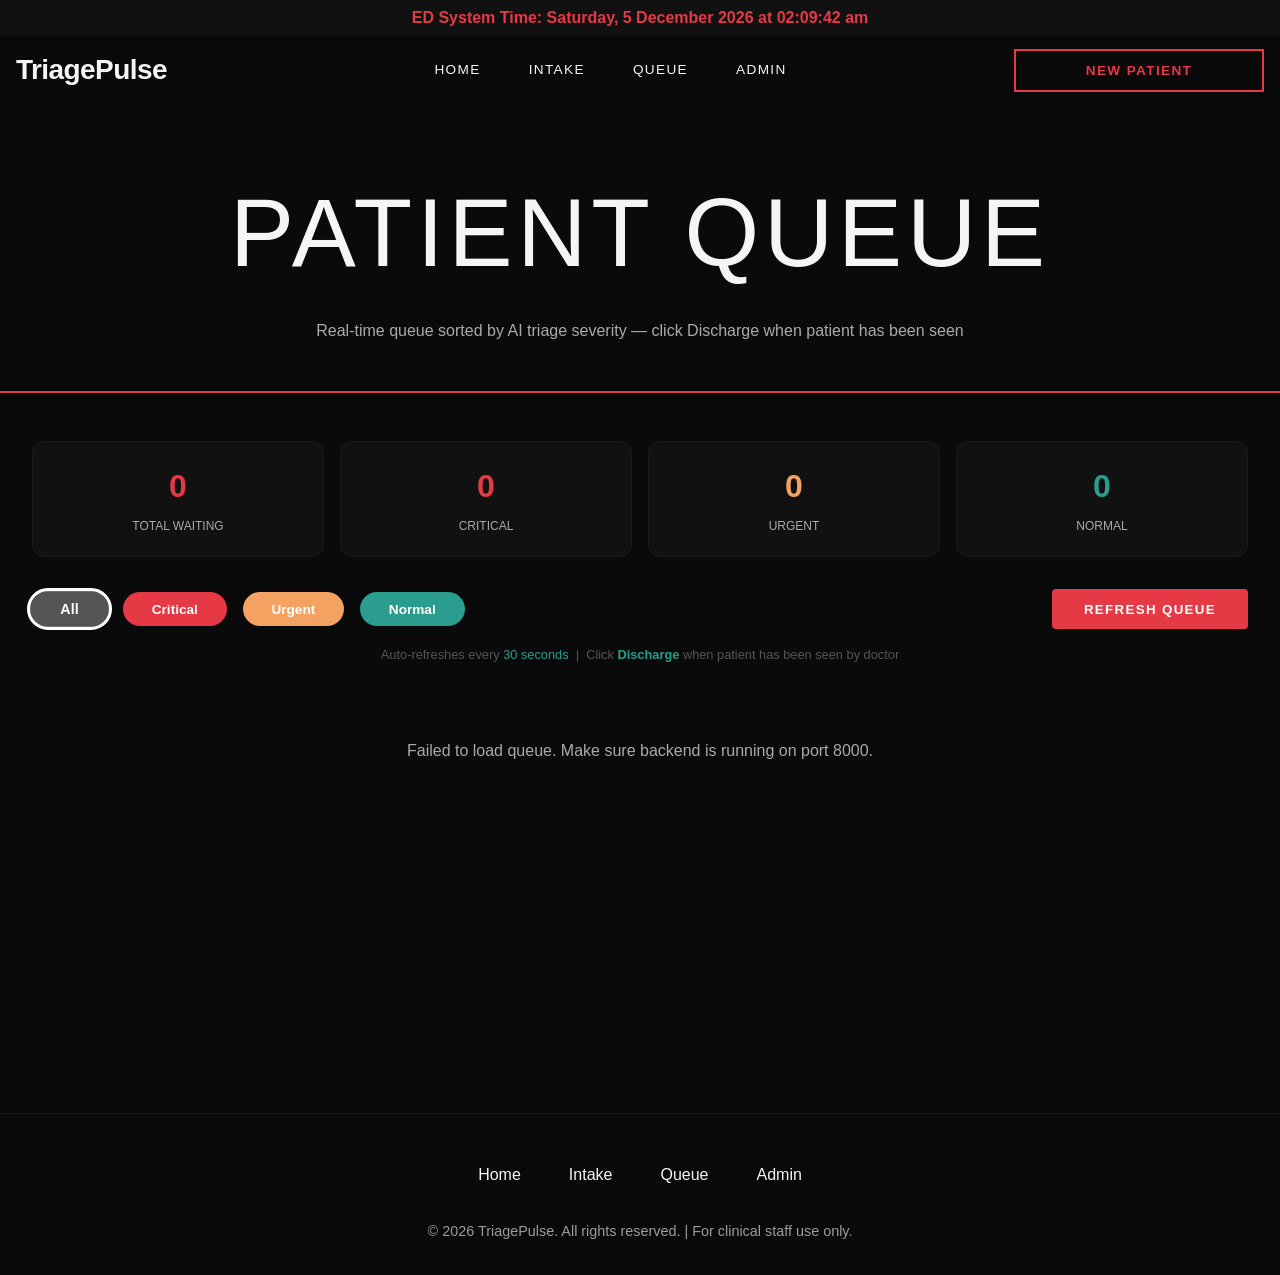
<file: queue.html>
<!DOCTYPE html>
<html>
<head>
  <meta charset="UTF-8">
  <title>TriagePulse - Queue</title>
  <link rel="stylesheet" href="index.css">
  <style>
    .live-clock { color: #E63946; font-size: 1rem; font-weight: bold; text-align: center; padding: 0.3rem 0; background: #111; position: fixed; top: 0; width: 100%; z-index: 1001; }
    .nav { top: 28px !important; }
    .page-header { background: #0a0a0a; padding: 8rem 2rem 3rem 2rem; text-align: center; border-bottom: 2px solid #E63946; margin-top: 28px; }
    .page-header h1 { color: #f5f5f5; margin-bottom: 0.5rem; }
    .page-header p { color: #aaa; }
    .queue-page { background: #0a0a0a; padding: 3rem 0; min-height: 80vh; }
    .queue-page .container { max-width: 1400px; margin: 0 auto; padding: 0 2rem; }
    .filter-buttons { display: flex; gap: 1rem; justify-content: center; margin: 2rem 0; flex-wrap: wrap; }
    .filter-btn { padding: 0.6rem 1.8rem; border: none; border-radius: 20px; cursor: pointer; font-weight: bold; font-size: 0.85rem; transition: all 0.3s ease; }
    .filter-btn.all { background: #555; color: #fff; }
    .filter-btn.critical { background: #E63946; color: #fff; }
    .filter-btn.urgent { background: #f4a261; color: #fff; }
    .filter-btn.normal { background: #2a9d8f; color: #fff; }
    .filter-btn.active { outline: 3px solid #fff; transform: scale(1.05); }
    .queue-stats { display: grid; grid-template-columns: repeat(auto-fit, minmax(150px, 1fr)); gap: 1rem; margin-bottom: 2rem; }
    .queue-stat { background: #111; border: 1px solid #1a1a1a; padding: 1.2rem; border-radius: 12px; text-align: center; }
    .queue-stat-number { font-size: 2rem; font-weight: bold; color: #E63946; }
    .queue-stat-label { font-size: 0.75rem; color: #aaa; text-transform: uppercase; margin-top: 0.3rem; }
    .auto-refresh-info { text-align: center; color: #555; font-size: 0.8rem; margin-bottom: 1rem; }
    .auto-refresh-info span { color: #2a9d8f; }
    .patient-list { display: grid; grid-template-columns: repeat(auto-fit, minmax(380px, 1fr)); gap: 1rem; }
    .refresh-btn { background: #E63946; color: #fff; border: none; padding: 0.8rem 2rem; cursor: pointer; font-weight: bold; text-transform: uppercase; letter-spacing: 0.1em; transition: all 0.3s ease; border-radius: 4px; }
    .refresh-btn:hover { background: #c62d3a; transform: translateY(-2px); }
    .loading-text { text-align: center; color: #aaa; padding: 3rem; }
    .discharge-btn { background: transparent; color: #2a9d8f; border: 1px solid #2a9d8f; padding: 0.4rem 1rem; border-radius: 20px; cursor: pointer; font-size: 0.75rem; font-weight: bold; text-transform: uppercase; letter-spacing: 0.05em; transition: all 0.3s ease; }
    .discharge-btn:hover { background: #2a9d8f; color: #fff; transform: scale(1.05); }
    .patient-card { display: flex; flex-direction: column; justify-content: space-between; padding: 1.5rem; border-radius: 12px; background: linear-gradient(135deg, #0A0A0A 0%, #0F0F0F 100%); border: 2px solid rgba(255,255,255,0.1); transition: all 0.3s ease; }
    .patient-card:hover { transform: translateX(3px); }
    .patient-card.critical-card { border-left: 4px solid #E63946; }
    .patient-card.urgent-card { border-left: 4px solid #f4a261; }
    .patient-card.normal-card { border-left: 4px solid #2a9d8f; }
    .patient-card-top { display: flex; justify-content: space-between; align-items: flex-start; }
    .patient-card-info { flex: 1; }
    .patient-card-name { font-size: 1.05rem; font-weight: bold; color: #f5f5f5; margin-bottom: 0.3rem; }
    .patient-card-detail { font-size: 0.8rem; color: #aaa; margin-top: 0.2rem; }
    .patient-card-bottom { display: flex; justify-content: flex-end; align-items: center; margin-top: 1rem; border-top: 1px solid #1a1a1a; padding-top: 0.8rem; }
    .critical .badge { background: #E63946; color: white; }
    .urgent .badge { background: #f4a261; color: white; }
    .normal .badge { background: #2a9d8f; color: white; }
  </style>
</head>
<body>

<div class="live-clock" id="liveClock">Loading...</div>

<div class="nav">
  <div class="nav-container">
    <div class="logo" onclick="window.location='index.html'">TriagePulse</div>
    <ul class="nav-links">
      <li><a href="index.html" class="nav-link">Home</a></li>
      <li><a href="intake.html" class="nav-link">Intake</a></li>
      <li><a href="queue.html" class="nav-link">Queue</a></li>
      <li><a href="admin.html" class="nav-link">Admin</a></li>
    </ul>
    <button class="intake-btn" onclick="window.location='intake.html'">New Patient</button>
  </div>
</div>

<div class="page-header">
  <h1>Patient Queue</h1>
  <p>Real-time queue sorted by AI triage severity — click Discharge when patient has been seen</p>
</div>

<section class="queue-page">
  <div class="container">

    <div class="queue-stats">
      <div class="queue-stat">
        <div class="queue-stat-number" id="totalCount">0</div>
        <div class="queue-stat-label">Total Waiting</div>
      </div>
      <div class="queue-stat">
        <div class="queue-stat-number" id="criticalCount" style="color:#E63946;">0</div>
        <div class="queue-stat-label">Critical</div>
      </div>
      <div class="queue-stat">
        <div class="queue-stat-number" id="urgentCount" style="color:#f4a261;">0</div>
        <div class="queue-stat-label">Urgent</div>
      </div>
      <div class="queue-stat">
        <div class="queue-stat-number" id="normalCount" style="color:#2a9d8f;">0</div>
        <div class="queue-stat-label">Normal</div>
      </div>
    </div>

    <div style="display:flex; justify-content:space-between; align-items:center; flex-wrap:wrap; gap:1rem;">
      <div class="filter-buttons" style="margin:0;">
        <button class="filter-btn all active" onclick="filterQueue('all')">All</button>
        <button class="filter-btn critical" onclick="filterQueue('Critical')">Critical</button>
        <button class="filter-btn urgent" onclick="filterQueue('Urgent')">Urgent</button>
        <button class="filter-btn normal" onclick="filterQueue('Normal')">Normal</button>
      </div>
      <button class="refresh-btn" onclick="loadQueue()">Refresh Queue</button>
    </div>

    <div class="auto-refresh-info" style="margin-top:1rem;">
      Auto-refreshes every <span>30 seconds</span> &nbsp;|&nbsp; Click <b style="color:#2a9d8f;">Discharge</b> when patient has been seen by doctor
    </div>

    <div id="queueList" class="patient-list" style="margin-top:1.5rem;">
      <p class="loading-text">Loading queue...</p>
    </div>

  </div>
</section>

<footer class="footer">
  <div class="footer-content">
    <div class="footer-links">
      <a href="index.html">Home</a>
      <a href="intake.html">Intake</a>
      <a href="queue.html">Queue</a>
      <a href="admin.html">Admin</a>
    </div>
    <div class="footer-copyright">© 2026 TriagePulse. All rights reserved. | For clinical staff use only.</div>
  </div>
</footer>

<script>
  const API_URL = "https://triagepulse-backend-472704188167.asia-southeast1.run.app";
  let currentFilter = "all";
  let allQueue = [];

  function updateClock() {
    const now = new Date();
    document.getElementById("liveClock").innerText =
      "ED System Time: " + now.toLocaleString("en-MY", {
        weekday: "long", year: "numeric", month: "long",
        day: "numeric", hour: "2-digit", minute: "2-digit", second: "2-digit"
      });
  }
  setInterval(updateClock, 1000);
  updateClock();

  async function loadQueue() {
    try {
      const res = await fetch(`${API_URL}/queue`);
      const data = await res.json();
      allQueue = data.queue;

      const total = allQueue.length;
      const critical = allQueue.filter(p => p.severity === "Critical").length;
      const urgent = allQueue.filter(p => p.severity === "Urgent").length;
      const normal = allQueue.filter(p => p.severity === "Normal").length;

      document.getElementById("totalCount").innerText = total;
      document.getElementById("criticalCount").innerText = critical;
      document.getElementById("urgentCount").innerText = urgent;
      document.getElementById("normalCount").innerText = normal;

      renderQueue(currentFilter);
    } catch (err) {
      document.getElementById("queueList").innerHTML = `<p class="loading-text">Failed to load queue. Make sure backend is running on port 8000.</p>`;
    }
  }

  function filterQueue(filter) {
    currentFilter = filter;
    document.querySelectorAll(".filter-btn").forEach(btn => btn.classList.remove("active"));
    document.querySelector(`.filter-btn.${filter === "all" ? "all" : filter.toLowerCase()}`).classList.add("active");
    renderQueue(filter);
  }

  function renderQueue(filter) {
    let container = document.getElementById("queueList");
    let filtered = filter === "all" ? allQueue : allQueue.filter(p => p.severity === filter);

    if (filtered.length === 0) {
      container.innerHTML = `<p class="loading-text">No patients found.</p>`;
      return;
    }

    let counts = { Critical: 0, Urgent: 0, Normal: 0 };
    container.innerHTML = "";
    filtered.forEach(p => {
      counts[p.severity]++;
      let label = `${p.severity} ${counts[p.severity]}`;
      let cardClass = p.severity.toLowerCase() + "-card";
      let badgeColor = p.severity === "Critical" ? "#E63946" : p.severity === "Urgent" ? "#f4a261" : "#2a9d8f";

      container.innerHTML += `
        <div class="patient-card ${cardClass}" id="card-${p.id}">
          <div class="patient-card-top">
            <div class="patient-card-info">
              <div class="patient-card-name">${label} — ${p.name}</div>
              <div class="patient-card-detail">Age: ${p.age}</div>
              <div class="patient-card-detail">Arrived: ${p.timestamp || "-"}</div>
              <div class="patient-card-detail">Status: <span style="color:#f4a261;">Waiting</span></div>
            </div>
            <span class="badge" style="background:${badgeColor}; color:#fff; padding:4px 12px; border-radius:20px; font-size:0.75rem; font-weight:bold; margin-left:1rem; white-space:nowrap;">
              ${p.severity}
            </span>
          </div>
          <div class="patient-card-bottom">
            <button class="discharge-btn" onclick="dischargePatient(${p.id}, '${p.name}')">
              ✓ Discharge Patient
            </button>
          </div>
        </div>
      `;
    });
  }

  async function dischargePatient(queueId, name) {
    if (!confirm(`Mark ${name} as discharged?`)) return;

    // Fade out card immediately for good UX
    let card = document.getElementById(`card-${queueId}`);
    if (card) {
      card.style.opacity = "0.3";
      card.style.transition = "opacity 0.5s";
    }

    try {
      // Try backend discharge endpoint
      const res = await fetch(`${API_URL}/discharge/${queueId}`, {
        method: "POST",
        headers: { "Content-Type": "application/json" },
        body: JSON.stringify({})
      });
      // Reload queue after discharge
      setTimeout(() => loadQueue(), 600);
    } catch (err) {
      // If no backend discharge route — remove from local array and re-render
      allQueue = allQueue.filter(p => p.id !== queueId);
      setTimeout(() => renderQueue(currentFilter), 600);
    }
  }

  setInterval(loadQueue, 30000);
  window.onload = loadQueue;
</script>
</body>
</html>
</file>
<file: index.css>
* {
    margin: 0;
    padding: 0;
    box-sizing: border-box;
}

html {
  scroll-behavior: smooth;
}

body {
    font-family: 'Inter', -apple-system, BlinkMacSystemFont, sans-serif;
    background-color: #0a0a0a;
    color: #F5F5F5;
    line-height: 1.6;
    overflow-x: hidden;
}

h1, h2, h3, h4, h5, h6 {
    font-family: 'Bebas Neue', 'Impact', sans-serif;
    font-weight: 400;
    letter-spacing: 0.05em;
    text-transform: uppercase;
}

    
    /* NAVBAR */
    .nav {
    position: fixed;
    top: 0;
    width: 100%;
    background: linear-gradient(180deg, rgba(10, 10, 10, 0.95) 0%, rgba(10, 10, 10, 0.8) 100%);
    backdrop-filter: blur(10px);
    border-bottom: 1px solid var(--border);
    z-index: 1000;
    transition: all 0.3s ease;
}

    .nav-container {
    display: flex;
    justify-content: space-between;
    align-items: center;
    padding: 0.2rem 1rem;
    max-width: 1400px;
    margin: 0 auto;
}

  .logo {
    display: flex;
    align-items: center;
    gap: 0.75rem;
    font-size: 1.75rem;
    font-weight: 700;
    color: #F5F5F5;
    text-decoration: none;
    letter-spacing: -0.02em;
    transition: all 0.3s ease;
    cursor: pointer;
    font-family: -apple-system, BlinkMacSystemFont, 'Segoe UI', Roboto, sans-serif;
  }

.logo:hover{
  transform: scale(1.05);
}

.nav-links li {
    position: relative;
}

li {
    display: list-item;
    unicode-bidi: isolate;
}

    .nav-links {
    display: flex;
    list-style: none;
    gap: 0;
}

.nav-links a {
    color: #F5F5F5;
    text-decoration: none;
    font-weight: 500;
    text-transform: uppercase;
    font-size: 0.85rem;
    letter-spacing: 0.1em;
    padding: 0.75rem 1.5rem;
    display: block;
    transition: all 0.3s ease;
    position: relative;
}

.nav-links a:hover{
  color:#F5F5F5;
  background-color: #E63946;
}

ul {
    display: block;
    list-style-type: disc;
    margin-block-start: 1em;
    margin-block-end: 1em;
    padding-inline-start: 40px;
    unicode-bidi: isolate;
}

.intake-btn {
    background: transparent;
    color: #E63946;
    padding: 0.75rem 2rem;
    text-decoration: none;
    font-weight: 600;
    text-transform: uppercase;
    font-size: 0.85rem;
    letter-spacing: 0.1em;
    border: 2px solid #E63946;
    cursor: pointer;
    transition: all 0.3s ease;
    position: relative;
    overflow: hidden;
    width: 250px;
    text-align: center;
}

.intake-btn:hover{
  background: #E63946;
  color: #f5f5f5;
  transform:translateY(-2px);
}

.main {
  background:
    linear-gradient(rgba(0, 0, 0, 0.3), rgba(0, 0, 0, 0.3)),
    url("background.jpg");
  background-size: cover;        /* show full image */
  background-repeat: no-repeat;    /* prevent repeat */
  background-position: center;     /* center image */
  height: 100vh;                   /* full screen height */
  display: flex;
  align-items: center;
  justify-content: center;
  overflow: hidden;
}

.container {
    max-width: 1400px;
    margin: 0 auto;
    padding: 0 2rem;
}

.main-content {
    position: relative;
    z-index: 2;
}

.main h1 {
    margin-bottom: 1rem;
    line-height: 0.9;
}

h1 {
    font-size: clamp(3rem, 8vw, 6rem);
}
.main h1 span {
    color: #E63946;
}
.main-subtitle {
    font-size: 1.25rem;
    color: #F5F5F5;
    margin-bottom: 2rem;
    text-transform: none;
}
.main-buttons {
    display: flex;
    gap: 1rem;
    margin-top: 2rem;
}
.btn-primary {
    background: #E63946;
    color: #F5F5F5;
    padding: 1rem 2.5rem;
    text-decoration: none;
    font-weight: 600;
    text-transform: uppercase;
    letter-spacing: 0.1em;
    transition: all 0.3s ease;
    border: 2px solid #E63946;
}
.btn-primary:hover{
  background:transparent;
  transform: translateX(5px);
  border: 3px solid #E63946;
}

.intake{
    padding: 6rem 0;
    background: #2C2C2C;
    position: relative;
}
.section-header {
    text-align: center;
    margin-bottom: 4rem;
}
.section-header h2 {
    margin-bottom: 1rem;
}

h2 {
    font-size: clamp(2rem, 5vw, 3.5rem);
}

.fade-in.animate {
    opacity: 1;
    transform: translateY(0);
}
.fade-in {
    opacity: 0;
    transform: translateY(40px);
    transition: all 0.8s ease;
}
@media (max-width: 940px) {
    .form-group {
        grid-template-columns: 1fr;
    }
}
.form-group {
    display: grid;
    grid-template-columns: 1fr 1fr;
    gap: 2rem;
}
.contact-form {
    display: grid;
    gap: 2rem;
    margin-top: 4rem;
    background: linear-gradient(135deg, #0A0A0A 0%, #0F0F0F 100%);
    padding: 3.5rem;
    position: relative;
    height: 100%;
    border-color: #E63946;
}

.form-header h3 {
    color: var(--white);
    font-size: 2.5rem;
    margin-bottom: 0.5rem;
    font-weight: 700;
    letter-spacing: 1px;
    position: relative;
    display: inline-block;
}
 

.contact-form input, .contact-form textarea ,.contact-form select{
    padding: 1rem;
    border: none;
    border-radius: 20px;
    /* font-size: 1rem; */
    font-family: -apple-system, BlinkMacSystemFont, 'Segoe UI', Roboto, sans-serif;
    font-weight: 400;
    background: rgba(255, 255, 255, 0.1);
    color: white;
    transition: all 0.3s ease;
    border: 2px solid rgba(255, 255, 255, 0.2);
    backdrop-filter: blur(10px);
}

.contact-form input:focus{
    outline: none;
    background: rgba(255, 255, 255, 0.2);
    border-color: #64748b;
    box-shadow: 0 0 0 4px rgba(100, 116, 139, 0.2);
    transform: scale(1.02);
}

.contact-form select {
    cursor: pointer;
    /* background-image: url(data:image/svg+xml,%3Csvg xmlns='http://www.w3.org/2000/svg' width='12' height='12' viewBox='0 0 12 12'%3E%3Cpath fill='%23ffffff' d='M6 9L1 4h10z'/%3E%3C/svg%3E); */
    background-repeat: no-repeat;
    background-position: right 1.25rem center;
    padding-right: 3rem;
    -webkit-appearance: none;
    -moz-appearance: none;
    appearance: none;
    grid-template-columns: 1fr;
}

.contact-form select option{
  background: #2C2C2C;
  color: #F5F5F5;
  padding: 0.75rem;
}

.contact-form select optgroup{
  background: #0a0a0a;
  color: #F5F5F5;
  padding: 0.75rem;
}


.form-group input, .form-group textarea{
    width: 100%;
    padding: 1rem 1.25rem;
    background: rgba(255, 255, 255, 0.02);
    border: 1px solid rgba(255, 255, 255, 0.1);
    color: var(--white);
    font-size: 0.95rem;
    font-family: 'Inter', -apple-system, BlinkMacSystemFont, sans-serif;
    transition: all 0.3s cubic-bezier(0.4, 0, 0.2, 1);
}

input[type="range"] {
  width: 100%;
  cursor: pointer;
  accent-color: #ff4d4d;
}


#painValue {
  font-weight: bold;
  color: #ff4d4d;
  text-align: center;
  display: flex;
  align-items: center;
  justify-content: center;
  font-size: 30px;
  transition: all 0.2s ease;
}
    
.pain-labels {
  display: flex;
  justify-content: space-between;
  font-size: 12px;
  opacity: 0.7;
}

.form-submit {
    background: linear-gradient(135deg, #E63946 0%, #FF6B35 100%);
    color: var(--white);
    padding: 1.25rem 3rem;
    border: none;
    text-transform: uppercase;
    font-weight: 600;
    letter-spacing: 0.15em;
    font-size: 0.9rem;
    cursor: pointer;
    transition: all 0.3s cubic-bezier(0.4, 0, 0.2, 1);
    width: 100%;
    position: relative;
    overflow: hidden;
}

.form-submit:hover{
    transform: translateY(-2px);
    box-shadow: 0 15px 40px rgba(230,57,70,0.4);
}

#resultBox {
  display: none;
  margin-top: 2rem;

  padding: 2rem;
  border-radius: 20px;

  background: linear-gradient(135deg, #0A0A0A 0%, #0F0F0F 100%);
  border: 2px solid rgba(255, 255, 255, 0.1);

  backdrop-filter: blur(10px);

  color: #F5F5F5;

  transition: all 0.4s ease;
  transform: translateY(20px);
  opacity: 0;
}

#resultBox.show {
  opacity: 1;
  transform: translateY(0);
}

#resultBox.red {
  border: 2px solid #E63946;
  box-shadow: 0 0 20px rgba(230, 57, 70, 0.3);
}

#resultBox.orange {
  border: 2px solid #FF6B35;
  box-shadow: 0 0 20px rgba(255, 107, 53, 0.3);
}

#resultBox.green {
  border: 2px solid #22c55e;
  box-shadow: 0 0 20px rgba(34, 197, 94, 0.2);
}

#resultBox b {
  font-size: 2rem;
  letter-spacing: 2px;
  text-transform: uppercase;
}

#resultBox {
  font-size: 1rem;
  line-height: 1.8;
}

.queue-grid {
    display: grid;
    grid-template-columns: repeat(auto-fit, minmax(300px, 1fr));
    gap: 2rem;
    margin-top: 3rem;
}

.queue-card.featured {
    border-color: #E63946;
    transform: scale(1.05);
}
.queue-card {
    background: #0A0A0A;
    padding: 2.5rem;
    border: 1px solid #1A1A1A;
    position: relative;
    transition: all 0.3s ease;
     align-items: center;
}

.case-name {
    font-size: 1.5rem;
    margin-bottom: 1rem;
    color: #F5F5F5;
    text-transform: uppercase;
}
.case-number {
    font-size: 3rem;
    font-weight: 700;
    color: #E63946;
    margin-bottom: 0.5rem;
}
.case-features {
    list-style: none;
    margin: 2rem 0;
    
}
.case-features li {
    padding: 0.75rem 0;
    border-bottom: 1px solid #1A1A1A;
    color: var(--light-gray);
}
ul {
    display: block;
    list-style-type: disc;
    margin-block-start: 1em;
    margin-block-end: 1em;
    padding-inline-start: 40px;
    unicode-bidi: isolate;
}
li {
    display: list-item;
    unicode-bidi: isolate;
}

.queue-card:hover{
    transform: translateY(-10px);
    border-color: #FF6B35;
}

.queuelist{
  background-color: #64748b;
/* max-width: 1400px; */
    margin: 0 auto;
    padding: 0 2rem;
    color: #f5f5f5;
}

#allPatients {
  margin-top: 2rem;
  display: none;
  flex-direction: column;
  gap: 1rem;
  width:100%;
  color: #F5F5F5;
  padding: 2rem;
}

/* each patient row */
.patient-bar {
  display: flex;
  align-items: center;
  justify-content: space-between;
  /* padding: 1rem 1.5rem; */
  border-radius: 12px;
  /* background: linear-gradient(135deg, #0A0A0A, #0F0F0F); */
  /* border: 1px solid #1A1A1A; */
  /* transition: all 0.3s ease; */
  /* display: none; */
  /* margin-top: 2rem; */
  padding: 2rem;
  /* border-radius: 20px; */
  background: linear-gradient(135deg, #0A0A0A 0%, #0F0F0F 100%);
  border: 2px solid rgba(255, 255, 255, 0.1);
  backdrop-filter: blur(10px);
  color: #F5F5F5;
  transition: all 0.4s ease;
  /* transform: translateY(20px); */
  /* opacity: 0; */
}

.patient-bar:hover {
  transform: translateX(5px);
  border-color: #E63946;
  color: #F5F5F5;
}

/* left side info */
.patient-info {
  display: flex;
  flex-direction: column;
  gap: 0.3rem;
}

.patient-name {
  font-size: 1.1rem;
  font-weight: bold;
  color: #F5F5F5;
}

.patient-symptom {
  font-size: 0.85rem;
  opacity: 0.7;
}

/* severity badge */
.badge {
  padding: 0.4rem 0.8rem;
  border-radius: 999px;
  font-size: 0.75rem;
  font-weight: bold;
  text-transform: uppercase;
}

/* score bar */
.score-container {
  display: flex;
  align-items: center;
  gap: 1rem;
  min-width: 200px;
  
}

.score-bar {
  flex: 1;
  height: 8px;
  background: #1A1A1A;
  border-radius: 10px;
  overflow: hidden;
}

.score-fill {
  height: 100%;
  background: #E63946;
  transition: width 0.4s ease;
}

/* severity colors */
.critical .badge { background: #E63946; color: white; }
.urgent .badge { background: #FF6B35; color: white; }
.normal .badge { background: #22c55e; color: white; }

#queuelist {
  transition: all 0.3s ease;
}

#allPatients {
  display: flex;
  flex-direction: column;
  gap: 1rem;
  margin-top: 2rem;

  /* align-items: flex-start;   🔥 key fix */
}
#allPatients h2 {
  grid-column: 1 / -1;   /* take full width */
  text-align: center;
  margin-bottom: 0.5rem;
  /* margin-top: 2rem; */
}

#queue{
    margin-bottom: 3rem;
}

.login-section {
  display: flex;
  justify-content: center;
  align-items: center;
  min-height: 60vh;
}

.login-box {
  background: #0A0A0A;
  padding: 3rem;
  border-radius: 16px;
  border: 1px solid #1A1A1A;
  width: 320px;
  text-align: center;
}

.login-box input {
  width: 100%;
  padding: 0.8rem;
  margin: 0.5rem 0;
  border-radius: 10px;
  border: 1px solid #333;
  background: #111;
  color: #F5F5F5;
}

.login-box input:focus {
  outline: none;
  border-color: #E63946;
}

.stat-card {
  background: #0A0A0A;
  border: 1px solid #1A1A1A;
  padding: 2rem;
  border-radius: 16px;
  text-align: center;
  transition: all 0.3s ease;
}

.stat-card:hover {
  transform: translateY(-5px);
  border-color: #E63946;
}

.stat-number {
  font-size: 2.5rem;
  font-weight: bold;
  color: #E63946;
}

.stat-label {
  font-size: 0.9rem;
  color: #F5F5F5;
  opacity: 0.8;
  margin-top: 0.5rem;
  text-transform: uppercase;
  letter-spacing: 1px;
}
.footer {
    background: linear-gradient(180deg, rgba(10, 10, 10, 0.95) 0%, rgba(10, 10, 10, 0.8) 100%);
    backdrop-filter: blur(10px);
    color: white;
    padding: 3rem 5% 2rem;
    text-align: center;
    border-top: 1px solid rgba(71, 85, 105, 0.2);
}

@media (max-width: 940px) {
    .footer-content {
        flex-direction: column;
        text-align: center;
        gap: 1.5rem;
    }
}

.footer-links {
    display: flex;
    justify-content: center;
    gap: 3rem;
    margin-bottom: 2rem;
}



@media (max-width: 940px) {
    .footer-links {
        flex-direction: column;
        gap: 1rem;
    }
}

.footer-links a {
    color: #F5F5F5;
    text-decoration: none;
    font-weight: 400;
    transition: color 0.3s ease;
}
.footer-links :hover {
    color: #FF6B35;
    transition: color 0.3s ease;
}

.footer-copyright {
    color: rgba(255, 255, 255, 0.6);
    font-size: 0.9rem;
}
</file>
